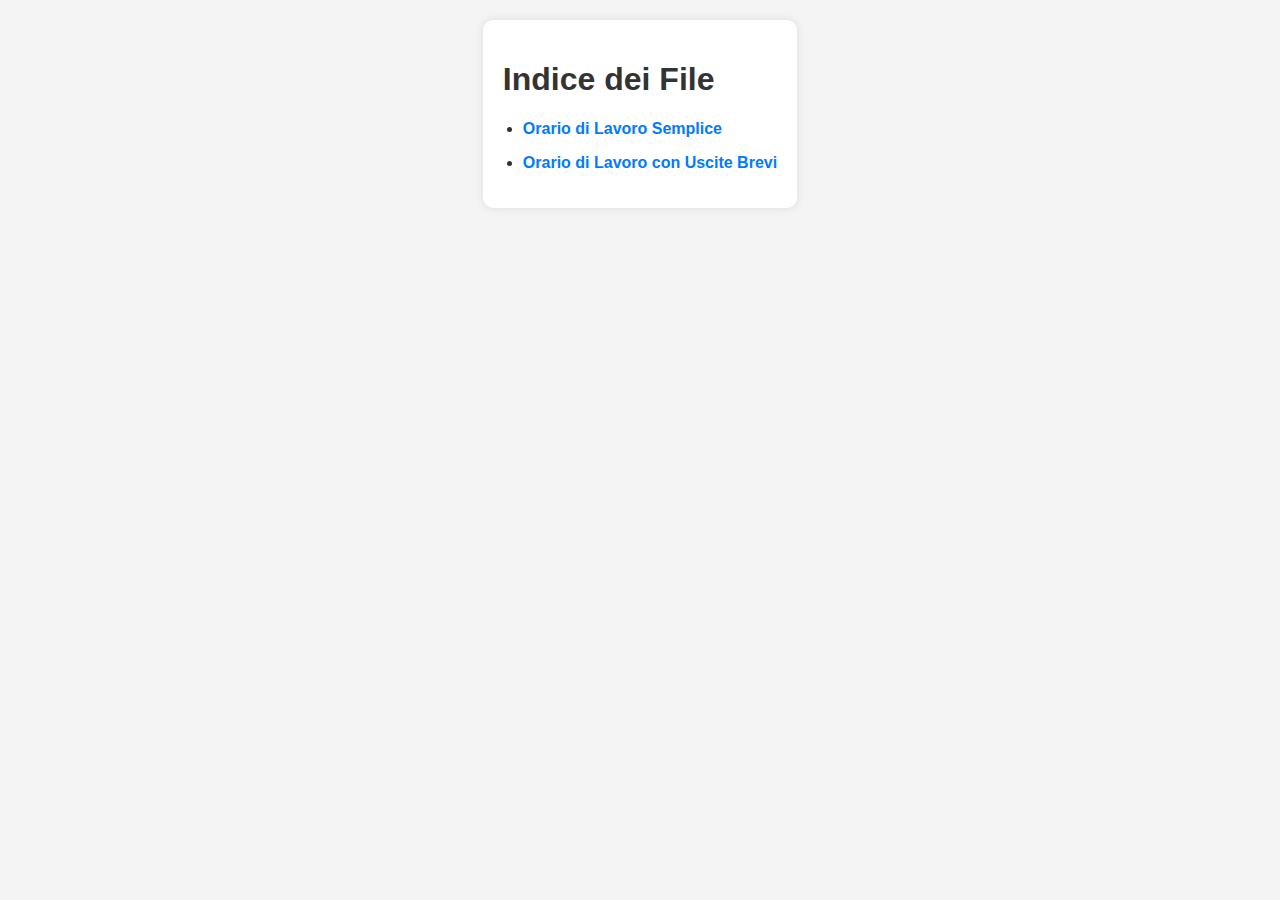
<file: index.html>
<!DOCTYPE html>
<html lang="it">
<head>
    <meta charset="UTF-8">
    <meta name="viewport" content="width=device-width, initial-scale=1.0">
    <title>Indice dei File</title>
    <style>
        body {
            font-family: Arial, sans-serif;
            background-color: #f4f4f4;
            color: #333;
            margin: 0;
            padding: 20px;
            text-align: center;
        }
        .container {
            background: #fff;
            padding: 20px;
            border-radius: 10px;
            box-shadow: 0 0 10px rgba(0, 0, 0, 0.1);
            display: inline-block;
            text-align: left;
        }
        ul {
            list-style-type: disc;
            padding-left: 20px;
        }
        a {
            text-decoration: none;
            color: #007bff;
            font-weight: bold;
        }
        a:hover {
            text-decoration: underline;
        }
    </style>
</head>
<body>
    <div class="container">
        <h1>Indice dei File</h1>
        <ul>
            <li><a href="orario-lavoro_3.html">Orario di Lavoro Semplice</a></li>
        </ul>
        <ul>
            <li><a href="orario-lavoro.html">Orario di Lavoro con Uscite Brevi</a></li>
        </ul>
    </div>
</body>
</html>
</file>
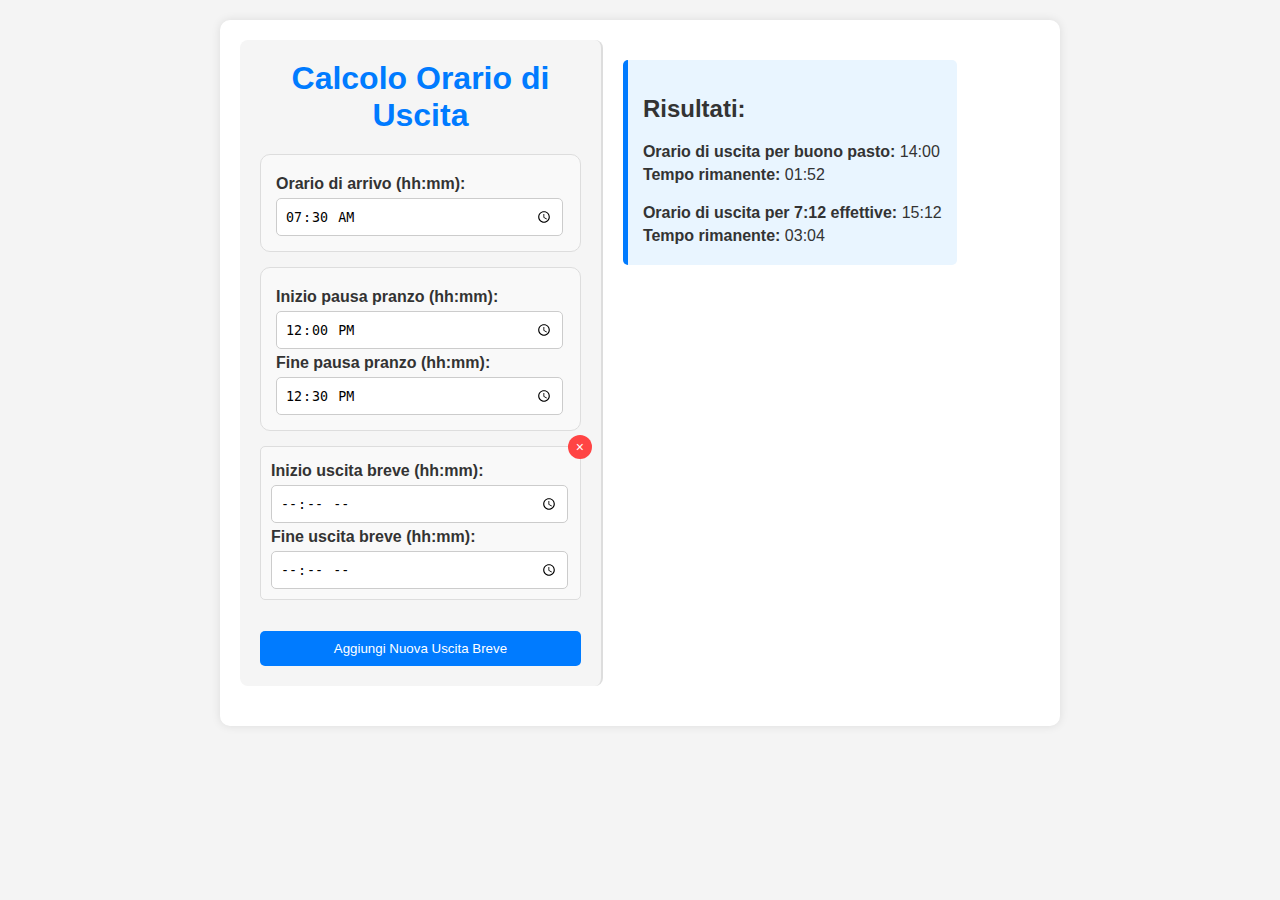
<file: orario-lavoro.html>
<!DOCTYPE html>
<html lang="it">
<head>
    <meta charset="UTF-8">
    <meta name="viewport" content="width=device-width, initial-scale=1.0">
    <title>Calcolo Orario di Uscita</title>
    <link rel="stylesheet" href="styles.css">
    <link rel="icon" type="image/png" href="icons8-orologio-color-32.png">
</head>
<body>
    <div class="container">
        <div class="form-container">
            <h1>Calcolo Orario di Uscita</h1>
            <form id="workTimeForm">
                <div class="input-group">
                    <label for="arrivalTime">Orario di arrivo (hh:mm):</label>
                    <input type="time" id="arrivalTime" value="07:30" required>
                </div>
                <div class="input-group">
                    <label for="lunchStartTime">Inizio pausa pranzo (hh:mm):</label>
                    <input type="time" id="lunchStartTime" value="12:00">
                    <label for="lunchEndTime">Fine pausa pranzo (hh:mm):</label>
                    <input type="time" id="lunchEndTime" value="12:30">
                </div>
				<div id="breaks-wrapper">
					<div id="breaksContainer" class="break-container">
						<button type="button" class="delete-break" onclick="deleteBreak(this)">×</button>
						<label>Inizio uscita breve (hh:mm):</label>
						<input type="time" class="shortBreakStartTime">
						<label>Fine uscita breve (hh:mm):</label>
						<input type="time" class="shortBreakEndTime">
					</div>
				</div>
                <button type="button" class="add-break-btn" onclick="addBreak()">Aggiungi Nuova Uscita Breve</button>
            </form>
        </div>
        
        <div class="result-container">
            <div id="results" class="result">
                <h2>Risultati:</h2>
                <div class="group-spacing">
                    <p><strong>Orario di uscita per buono pasto:</strong> <span id="mealVoucherTime">-</span></p>
                    <p><strong>Tempo rimanente:</strong> <span id="mealVoucherRemaining">-</span></p>
                </div>
                <div>
                    <p><strong>Orario di uscita per 7:12 effettive:</strong> <span id="sevenHoursTwelveMinutesTime">-</span></p>
                    <p><strong>Tempo rimanente:</strong> <span id="sevenHoursTwelveRemaining">-</span></p>
                </div>
            </div>
        </div>
    </div>
    <script src="script.js"></script>
</body>
</html>
</file>
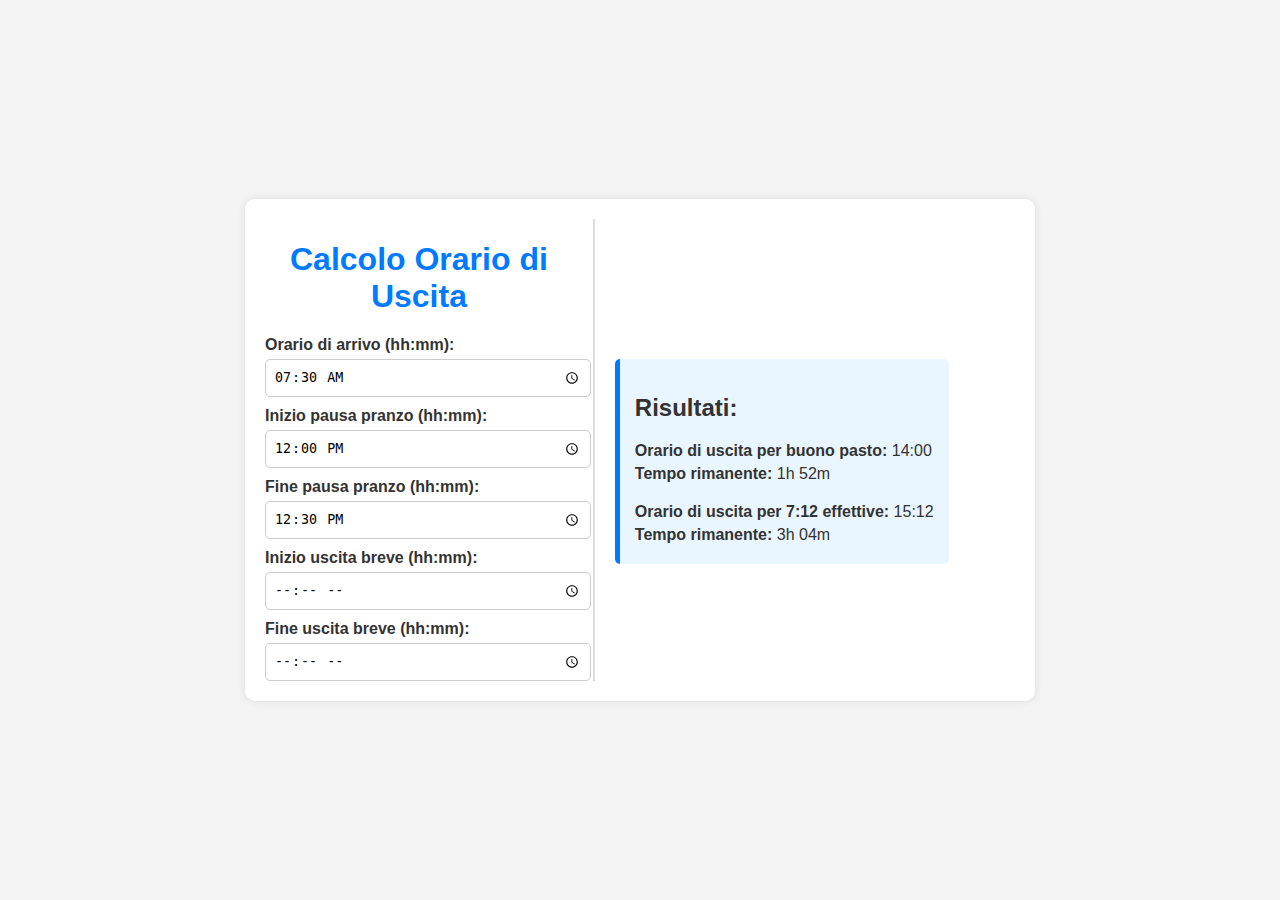
<file: orario-lavoro_3.html>
<!DOCTYPE html>
<html lang="it">
<head>
    <meta charset="UTF-8">
    <meta name="viewport" content="width=device-width, initial-scale=1.0">
    <title>Calcolo Orario di Uscita</title>
    <style>
        body {
            font-family: 'Arial', sans-serif;
            background-color: #f4f4f4;
            color: #333;
            margin: 0;
            padding: 0;
            display: flex;
            justify-content: center;
            align-items: center;
            height: 100vh;
        }
        .container {
            display: flex;
            background: #fff;
            padding: 20px;
            border-radius: 10px;
            box-shadow: 0 0 10px rgba(0, 0, 0, 0.1);
            width: 90%;
            max-width: 750px;
        }
        .form-container {
            flex: 1;
            padding-right: 20px;
            border-right: 2px solid #ddd;
        }
        .result-container {
            flex: 1.3;
            padding-left: 20px;
        
            display: flex;
            align-items: flex-start;
            margin-top: 120px;}
        h1 {
            text-align: center;
            color: #007bff;
        }
        label {
            font-weight: bold;
            margin-top: 10px;
            display: block;
        }
        input {
            width: 100%;
            padding: 8px;
            margin-top: 5px;
            border: 1px solid #ccc;
            border-radius: 5px;
        }
        .result {
            margin-top: 20px;
            padding: 15px;
            border-radius: 5px;
            background: #e9f5ff;
            border-left: 5px solid #007bff;
            text-align: left;
        }
        .result p {
            margin: 5px 0;
        }
        .group-spacing {
            margin-bottom: 20px;
        }
    </style>
</head>
<body>
    <div class="container">
        <div class="form-container">
            <h1>Calcolo Orario di Uscita</h1>
            <form id="workTimeForm">
                <label for="arrivalTime">Orario di arrivo (hh:mm):</label>
                <input type="time" id="arrivalTime" value="07:30" required>

                <label for="lunchStartTime">Inizio pausa pranzo (hh:mm):</label>
                <input type="time" id="lunchStartTime" value="12:00">

                <label for="lunchEndTime">Fine pausa pranzo (hh:mm):</label>
                <input type="time" id="lunchEndTime" value="12:30">

                <label for="shortBreakStartTime">Inizio uscita breve (hh:mm):</label>
                <input type="time" id="shortBreakStartTime">

                <label for="shortBreakEndTime">Fine uscita breve (hh:mm):</label>
                <input type="time" id="shortBreakEndTime">
            </form>
        </div>
        
        <div class="result-container">
            <div id="results" class="result">
                <h2>Risultati:</h2>
                <div class="group-spacing">
                    <p><strong>Orario di uscita per buono pasto:</strong> <span id="mealVoucherTime"></span></p>
                    <p><strong>Tempo rimanente:</strong> <span id="mealVoucherRemaining"></span></p>
                </div>
                <div>
                    <p><strong>Orario di uscita per 7:12 effettive:</strong> <span id="sevenHoursTwelveMinutesTime"></span></p>
                    <p><strong>Tempo rimanente:</strong> <span id="sevenHoursTwelveRemaining"></span></p>
                </div>
            </div>
        </div>
    </div>

    <script>
        document.addEventListener('DOMContentLoaded', () => {
            calculateExitTimes();
            document.querySelectorAll('#workTimeForm input').forEach(input => {
                input.addEventListener('input', calculateExitTimes);
            });
        });

        function parseTime(timeStr) {
            if (!timeStr) return null;
            const [hours, minutes] = timeStr.split(':').map(Number);
            return hours * 60 + minutes;
        }

        function formatTime(minutes) {
            const hours = Math.floor(minutes / 60);
            const mins = minutes % 60;
            return `${hours.toString().padStart(2, '0')}:${mins.toString().padStart(2, '0')}`;
        }

        function formatDuration(minutes) {
            const hours = Math.floor(minutes / 60);
            const mins = minutes % 60;
            return `${hours}h ${mins.toString().padStart(2, '0')}m`;
        }

        function calculateExitTimes() {
            const arrivalTime = parseTime(document.getElementById('arrivalTime').value);
            if (arrivalTime === null) {
                document.getElementById('results').style.display = 'none';
                return;
            }

            const lunchStartTime = parseTime(document.getElementById('lunchStartTime').value);
            const lunchEndTime = parseTime(document.getElementById('lunchEndTime').value);
            const shortBreakStartTime = parseTime(document.getElementById('shortBreakStartTime').value);
            const shortBreakEndTime = parseTime(document.getElementById('shortBreakEndTime').value);

            let lunchDuration = 30;
            if (lunchStartTime !== null && lunchEndTime !== null) {
                lunchDuration = lunchEndTime - lunchStartTime;
            }

            const shortBreakDuration = (shortBreakStartTime !== null && shortBreakEndTime !== null) ? shortBreakEndTime - shortBreakStartTime : 0;
            const totalBreaksDuration = lunchDuration + shortBreakDuration;

            const workDurationForMealVoucher = 6 * 60;
            const workDurationForSevenTwelve = 7 * 60 + 12;

            const mealVoucherExitTime = arrivalTime + workDurationForMealVoucher + totalBreaksDuration;
            const sevenTwelveExitTime = arrivalTime + workDurationForSevenTwelve + totalBreaksDuration;

            document.getElementById('mealVoucherTime').innerText = formatTime(mealVoucherExitTime);
            document.getElementById('mealVoucherRemaining').innerText = formatDuration(mealVoucherExitTime - (new Date().getHours() * 60 + new Date().getMinutes()));
            document.getElementById('sevenHoursTwelveMinutesTime').innerText = formatTime(sevenTwelveExitTime);
            document.getElementById('sevenHoursTwelveRemaining').innerText = formatDuration(sevenTwelveExitTime - (new Date().getHours() * 60 + new Date().getMinutes()));
        }
    </script>
</body>
</html>
</file>
<file: styles.css>
body {
    font-family: 'Arial', sans-serif;
    background-color: #f4f4f4;
    color: #333;
    margin: 0;
    padding: 20px 0;
    
    justify-content: center;
    align-items: center;
    overflow-y: auto;
}
.container {
    display: flex;
    background: #fff;
    padding: 20px;
    border-radius: 10px;
    box-shadow: 0 0 10px rgba(0, 0, 0, 0.1);
    width: 90%;
    max-width: 750px;
    max-width: 800px;
    margin: 0 auto;
    height: auto;
    min-height: 0;
}
.form-container {
    flex: 1;
    padding-right: 20px;
    border-right: 2px solid #ddd;
    background-color: #f5f5f5;
    padding: 20px;
    border-radius: 8px;
    margin-bottom: 20px;
}
.result-container {
    flex: 1.3;
    padding-left: 20px;
    display: flex;
    align-items: flex-start;
    margin-top: 0;
}
h1 {
    text-align: center;
    color: #007bff;
    margin: 0 0 20px 0;
}
.input-group {
    margin-bottom: 15px;
    padding: 15px;
    border-radius: 10px;
    background-color: #f9f9f9;
    border: 1px solid #ddd;
}
label {
    font-weight: bold;
    margin-top: 5px;
    display: block;
}
input {
    width: calc(100% - 20px);
    padding: 8px;
    margin-top: 5px;
    border: 1px solid #ccc;
    border-radius: 5px;
}
.result {
    margin-top: 20px;
    padding: 15px;
    border-radius: 5px;
    background: #e9f5ff;
    border-left: 5px solid #007bff;
    text-align: left;
}
.result p {
    margin: 5px 0;
}
.group-spacing {
    margin-bottom: 20px;
}
.add-break-btn {
    margin-top: 15px;
    padding: 10px;
    background-color: #007bff;
    color: white;
    border: none;
    border-radius: 5px;
    cursor: pointer;
    width: 100%;
}
.add-break-btn:hover {
    background-color: #0056b3;
}

.delete-break {
    position: absolute;
    right: -12px;
    top: -12px;
    background: #ff4444;
    color: white;
    border: none;
    border-radius: 50%;
    width: 24px;
    height: 24px;
    cursor: pointer;
    display: flex;
    align-items: center;
    justify-content: center;
    font-size: 14px;
}

.delete-break:hover {
    background: #cc0000;
}

.break-container {
    position: relative;
    margin-top: 10px;
    padding: 10px;
    border: 1px solid #ddd;
    border-radius: 5px;
    background-color: #f9f9f9;
    margin-bottom: 16px;
}
</file>
